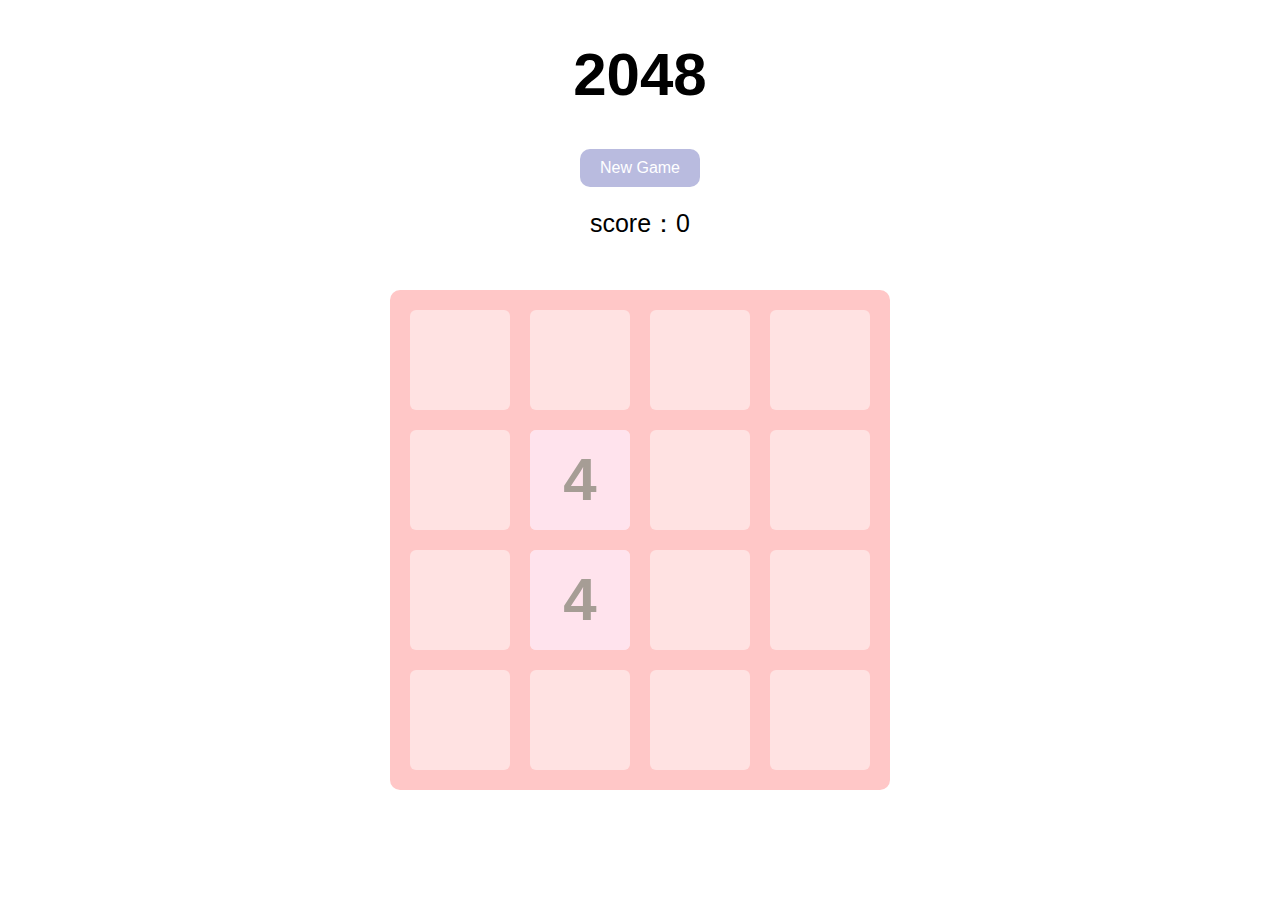
<file: index.html>
<!DOCTYPE html>
<html lang="en">
<head>
    <meta charset="UTF-8">
    <meta name="viewport" content="width=device-width, initial-scale=1.0">
    <title>2048</title>
    <script type="text/javascript" src="jquery-3.4.1.min.js"></script>
    <script type="text/javascript" src="main2048.js"></script>
    <script type="text/javascript" src="showanimation2048.js"></script>
    <script type="text/javascript" src="support2048.js"></script>
    <link rel="stylesheet" type="text/css" href="2048.css">
</head>
<body>
    <header>
        <h1>2048</h1>
        <a href="javascript:newgame();" id="newgamebutton">New Game</a>
        <p>score：<span id="score">0</span></p>
    </header>

    <div id="grid-container">
        <div class="grid-cell" id="grid-cell-0-0"></div>
        <div class="grid-cell" id="grid-cell-0-1"></div>
        <div class="grid-cell" id="grid-cell-0-2"></div>
        <div class="grid-cell" id="grid-cell-0-3"></div>

        <div class="grid-cell" id="grid-cell-1-0"></div>
        <div class="grid-cell" id="grid-cell-1-1"></div>
        <div class="grid-cell" id="grid-cell-1-2"></div>
        <div class="grid-cell" id="grid-cell-1-3"></div>

        <div class="grid-cell" id="grid-cell-2-0"></div>
        <div class="grid-cell" id="grid-cell-2-1"></div>
        <div class="grid-cell" id="grid-cell-2-2"></div>
        <div class="grid-cell" id="grid-cell-2-3"></div>

        <div class="grid-cell" id="grid-cell-3-0"></div>
        <div class="grid-cell" id="grid-cell-3-1"></div>
        <div class="grid-cell" id="grid-cell-3-2"></div>
        <div class="grid-cell" id="grid-cell-3-3"></div>
    </div>
</body>
</html>
</file>
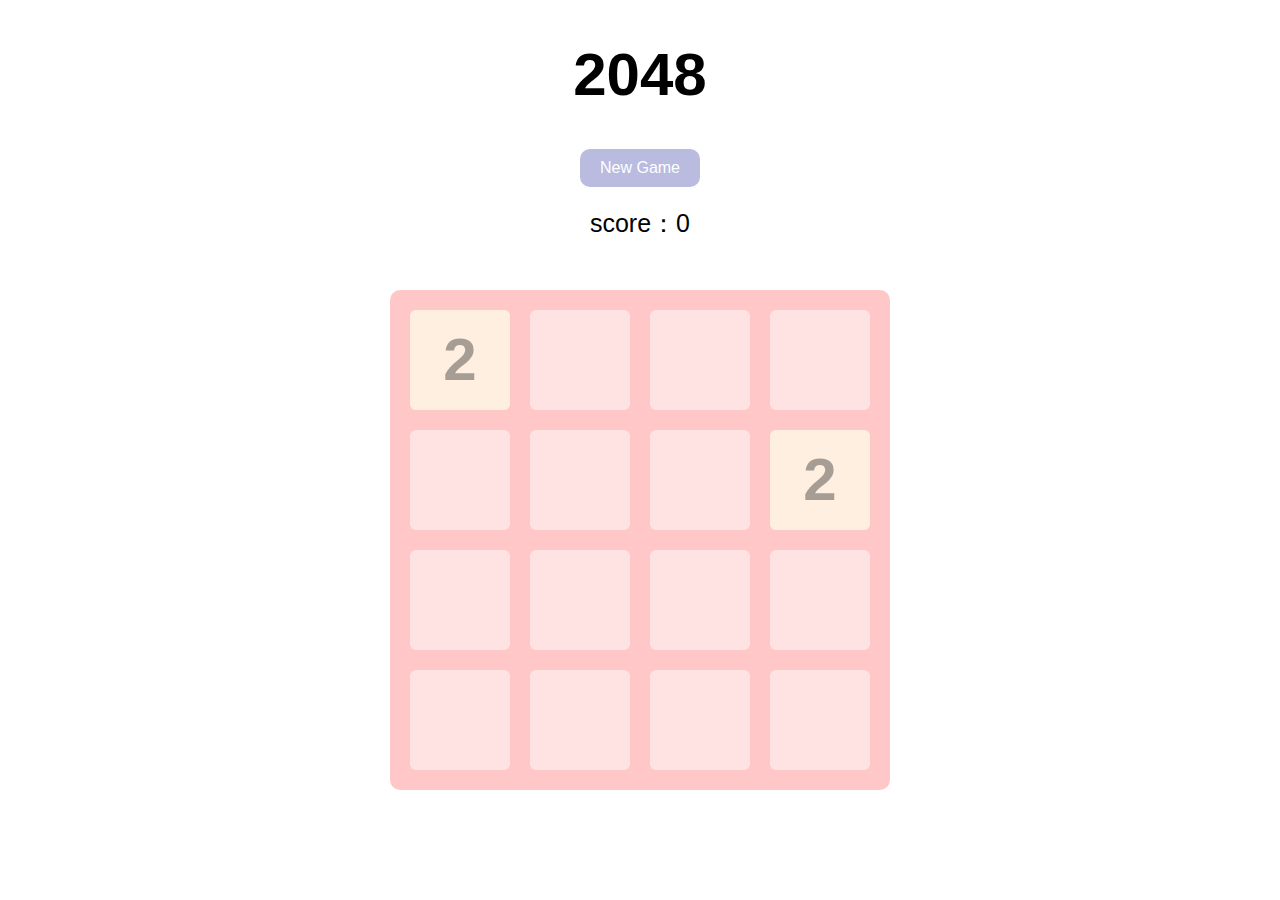
<file: 2048.html>
<!DOCTYPE html>
<html lang="en">
<head>
    <meta charset="UTF-8">
    <meta name="viewport" content="width=device-width, initial-scale=1.0">
    <title>2048</title>
    <script type="text/javascript" src="jquery-3.4.1.min.js"></script>
    <script type="text/javascript" src="main2048.js"></script>
    <script type="text/javascript" src="showanimation2048.js"></script>
    <script type="text/javascript" src="support2048.js"></script>
    <link rel="stylesheet" type="text/css" href="2048.css">
</head>
<body>
    <header>
        <h1>2048</h1>
        <a href="javascript:newgame();" id="newgamebutton">New Game</a>
        <p>score：<span id="score">0</span></p>
    </header>

    <div id="grid-container">
        <div class="grid-cell" id="grid-cell-0-0"></div>
        <div class="grid-cell" id="grid-cell-0-1"></div>
        <div class="grid-cell" id="grid-cell-0-2"></div>
        <div class="grid-cell" id="grid-cell-0-3"></div>

        <div class="grid-cell" id="grid-cell-1-0"></div>
        <div class="grid-cell" id="grid-cell-1-1"></div>
        <div class="grid-cell" id="grid-cell-1-2"></div>
        <div class="grid-cell" id="grid-cell-1-3"></div>

        <div class="grid-cell" id="grid-cell-2-0"></div>
        <div class="grid-cell" id="grid-cell-2-1"></div>
        <div class="grid-cell" id="grid-cell-2-2"></div>
        <div class="grid-cell" id="grid-cell-2-3"></div>

        <div class="grid-cell" id="grid-cell-3-0"></div>
        <div class="grid-cell" id="grid-cell-3-1"></div>
        <div class="grid-cell" id="grid-cell-3-2"></div>
        <div class="grid-cell" id="grid-cell-3-3"></div>
    </div>
</body>
</html>
</file>
<file: 2048.css>
body{
    font-family: Arial;
}

header{
    display: block;
    margin: 0 auto;
    width: 500px;
    text-align: center;
}

header h1{
    font-size: 60px;
    font-weight: bold;
}

header #newgamebutton{
    display: block;
    margin: 20px auto;

    width: 100px;
    padding: 10px 10px;
    background-color: #b9bbdf;
    color: #fff;

    border-radius: 10px;
    text-decoration: none;
}

header #newgamebutton:hover{
    background-color: #d6cdeb;
}

header p{
    font-size: 25px;
    margin: 20px auto;
}


#grid-container{
    width: 460px;
    height: 460px;
    padding: 20px;

    margin: 50px auto;
    background-color: #ffc7c7;

    border-radius: 10px;
    position: relative;
    left: 0;
    top:0;
}

.grid-cell{
    width: 100px;
    height: 100px;
    border-radius: 6px;
    background-color: #ffe2e2;

    position: absolute;
}


.number-cell{
    border-radius: 6px;
    
    font-weight: bold;
    font-size: 60px;
    line-height: 100px;
    text-align: center;
    
    position: absolute;
}
</file>
